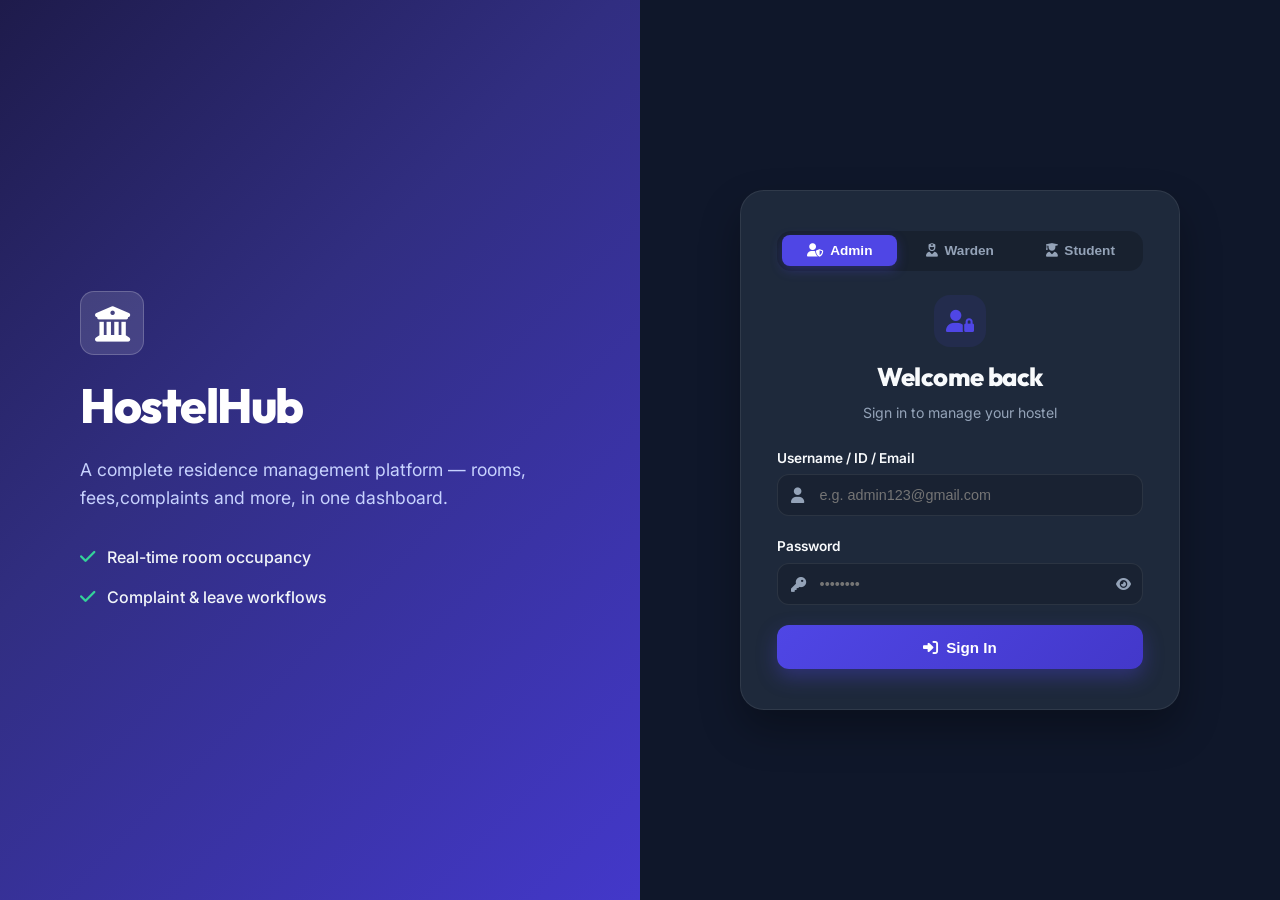
<file: index.html>
<!DOCTYPE html>
<html lang="en" data-theme="dark">

<head>
  <meta charset="UTF-8">
  <meta name="viewport" content="width=device-width, initial-scale=1.0">
  <title>Hostel Management System - Admin, Warden & Student Portal</title>

  <!-- Google Fonts & FontAwesome -->
  <link rel="preconnect" href="https://fonts.googleapis.com">
  <link rel="preconnect" href="https://fonts.gstatic.com" crossorigin>
  <link
    href="https://fonts.googleapis.com/css2?family=Inter:wght@300;400;500;600;700&family=Outfit:wght@400;500;600;700;800&display=swap"
    rel="stylesheet">
  <link rel="stylesheet" href="https://cdnjs.cloudflare.com/ajax/libs/font-awesome/6.4.0/css/all.min.css">

  <!-- Custom CSS -->
  <link rel="stylesheet" href="css/styles.css">
</head>

<body>

  <!-- =========================================================================
       FIRST SCREEN: SPLIT LANDING & LOGIN PAGE (MATCHING SCREENSHOT)
       ========================================================================= -->
  <div id="login-landing-view" class="split-login-wrapper">
    <!-- Left Section: Branding & Features Highlights -->
    <div class="split-login-left">
      <div class="split-brand-box">
        <div class="split-brand-icon">
          <i class="fa-solid fa-building-columns"></i>
        </div>
        <h1 class="split-brand-title">HostelHub</h1>
        <p class="split-brand-desc">
          A complete residence management platform — rooms, fees,complaints and more, in one dashboard.
        </p>

        <ul class="split-features-list">
          <li><i class="fa-solid fa-check"></i> Real-time room occupancy</li>

          <li><i class="fa-solid fa-check"></i> Complaint & leave workflows</li>
        </ul>
      </div>
    </div>

    <!-- Right Section: Login Card -->
    <div class="split-login-right">
      <div class="login-card-container">
        <!-- Role Tabs -->
        <div class="split-role-tabs">
          <button type="button" class="split-role-btn active" id="tab-admin" onclick="app.setLoginTab('admin')">
            <i class="fa-solid fa-user-shield"></i> Admin
          </button>
          <button type="button" class="split-role-btn" id="tab-warden" onclick="app.setLoginTab('warden')">
            <i class="fa-solid fa-user-nurse"></i> Warden
          </button>
          <button type="button" class="split-role-btn" id="tab-student" onclick="app.setLoginTab('student')">
            <i class="fa-solid fa-user-graduate"></i> Student
          </button>
        </div>

        <!-- Student Auth Sub-Bar (Sign In vs Register Account) -->
        <div id="student-sub-toggle" class="student-sub-bar" style="display: none;">
          <button type="button" class="sub-toggle-btn active" id="btn-mode-signin"
            onclick="app.toggleStudentAuthMode('signin')">
            <i class="fa-solid fa-right-to-bracket"></i> Sign In
          </button>
          <button type="button" class="sub-toggle-btn" id="btn-mode-register"
            onclick="app.toggleStudentAuthMode('register')">
            <i class="fa-solid fa-user-plus"></i> Register New Student
          </button>
        </div>

        <div class="login-card-header" id="split-card-header">
          <div class="welcome-icon">
            <i class="fa-solid fa-user-lock"></i>
          </div>
          <h2 id="card-header-title">Welcome back</h2>
          <p id="card-header-subtitle">Sign in to manage your hostel</p>
        </div>

        <!-- Sign In Form -->
        <form id="split-login-form" onsubmit="app.handleSplitLogin(event)">
          <input type="hidden" id="login-tab-role" value="admin">

          <div id="split-login-error" class="login-alert-danger" style="display: none; margin-bottom: 1rem;">
            <i class="fa-solid fa-circle-exclamation"></i> <span id="split-login-error-msg">Invalid credentials.</span>
          </div>

          <div class="input-field-wrap">
            <label for="split-username">Username / ID / Email</label>
            <div class="input-icon-box">
              <i class="fa-solid fa-user"></i>
              <input type="text" id="split-username" class="split-input" placeholder="e.g. admin123@gmail.com" required>
            </div>
          </div>

          <div class="input-field-wrap">
            <label for="split-password">Password</label>
            <div class="input-icon-box">
              <i class="fa-solid fa-key"></i>
              <input type="password" id="split-password" class="split-input" placeholder="••••••••" required>
              <button type="button" class="password-toggle-btn" onclick="app.toggleSplitPassword()">
                <i class="fa-solid fa-eye" id="split-eye-icon"></i>
              </button>
            </div>
          </div>

          <button type="submit" class="split-submit-btn">
            <i class="fa-solid fa-right-to-bracket"></i> Sign In
          </button>
          <!-- <div class="demo-login-hint">
          Demo login — <span id="demo-credentials-text" class="demo-clickable"
              onclick="app.fillSplitDemoCredentials()"><strong>admin / admin123</strong></span>
            </div> -->
        </form>

        <!-- Student Registration Form (Visible when student registers) -->
        <form id="split-register-form" style="display: none;" onsubmit="app.handleLandingStudentRegister(event)">
          <div class="register-form-scroll">
            <div class="input-field-wrap">
              <label for="land-reg-name">Full Name *</label>
              <div class="input-icon-box">
                <i class="fa-solid fa-user"></i>
                <input type="text" id="land-reg-name" class="split-input" placeholder="e.g. Alex Morgan" required>
              </div>
            </div>

            <div class="input-field-wrap">
              <label for="land-reg-email">Email Address *</label>
              <div class="input-icon-box">
                <i class="fa-solid fa-envelope"></i>
                <input type="email" id="land-reg-email" class="split-input" placeholder="alex@student.edu" required>
              </div>
            </div>

            <div class="input-field-wrap">
              <label for="land-reg-password">Create Passcode *</label>
              <div class="input-icon-box">
                <i class="fa-solid fa-key"></i>
                <input type="password" id="land-reg-password" class="split-input" placeholder="Set password (min 6 chars)..." required>
              </div>
            </div>

            <div class="input-field-wrap">
              <label for="land-reg-confirm-password">Confirm Passcode *</label>
              <div class="input-icon-box">
                <i class="fa-solid fa-lock"></i>
                <input type="password" id="land-reg-confirm-password" class="split-input" placeholder="Confirm password..." required>
              </div>
            </div>

            <div class="input-field-wrap">
              <label for="land-reg-phone">Contact Phone *</label>
              <div class="input-icon-box">
                <i class="fa-solid fa-phone"></i>
                <input type="tel" id="land-reg-phone" class="split-input" placeholder="+1 (555) 111-2233" required>
              </div>
            </div>

            <div style="display: grid; grid-template-columns: 1fr 1fr; gap: 0.75rem;">
              <div class="input-field-wrap">
                <label for="land-reg-dept">Department *</label>
                <input type="text" id="land-reg-dept" class="split-input" placeholder="e.g. Computer Science" required
                  style="padding-left: 0.9rem;">
              </div>
              <div class="input-field-wrap">
                <label for="land-reg-year">Year *</label>
                <select id="land-reg-year" class="split-input" required style="padding-left: 0.9rem;">
                  <option value="1st Year">1st Year</option>
                  <option value="2nd Year">2nd Year</option>
                  <option value="3rd Year">3rd Year</option>
                  <option value="4th Year">4th Year</option>
                </select>
              </div>
            </div>

            <div class="input-field-wrap">
              <label for="land-reg-gender">Gender *</label>
              <select id="land-reg-gender" class="split-input" required style="padding-left: 0.9rem;">
                <option value="Male">Male</option>
                <option value="Female">Female</option>
                <option value="Other">Other</option>
              </select>
            </div>

            <div class="input-field-wrap">
              <label for="land-reg-emergency">Parent / Emergency Contact *</label>
              <input type="text" id="land-reg-emergency" class="split-input" placeholder="Full Name & Phone Number"
                required style="padding-left: 0.9rem;">
            </div>

            <div class="input-field-wrap">
              <label for="land-reg-needs">Room Accommodation Preferences *</label>
              <textarea id="land-reg-needs" class="split-input"
                placeholder="Describe room preferences (AC, quiet area, ground floor, etc)..." required
                style="padding-left: 0.9rem; min-height: 70px;"></textarea>
            </div>
          </div>

          <button type="submit" class="split-submit-btn"
            style="background: linear-gradient(135deg, #10b981, #059669); margin-top: 1rem;">
            <i class="fa-solid fa-user-plus"></i> Submit Registration & Create Account
          </button>
        </form>
      </div>
    </div>
  </div>

  <!-- =========================================================================
       AUTHENTICATED DASHBOARD WRAPPER
       ========================================================================= -->
  <div id="dashboard-wrapper" class="app-container" style="display: none;">

    <!-- Sidebar Navigation -->
    <aside class="sidebar">
      <div class="brand-logo">
        <i class="fa-solid fa-building-user"></i>
        <div>
          <h1>HostelHub</h1>
          <span class="brand-tag">Management Portal</span>
        </div>
      </div>

      <!-- Active Persona Card -->
      <div class="active-role-card" id="active-role-card">
        <div class="role-avatar" id="role-avatar-icon">
          <i class="fa-solid fa-user-shield"></i>
        </div>
        <div class="role-info">
          <span class="role-title" id="role-title-text">System Admin</span>
          <span class="role-subtitle" id="role-subtitle-text">Full Control</span>
        </div>
      </div>

      <!-- Navigation Links Container -->
      <ul class="nav-menu" id="sidebar-nav-menu">
        <!-- Rendered dynamically by app.js -->
      </ul>

      <!-- Sidebar Footer Tools -->
      <div class="sidebar-footer">
        <button class="theme-toggle-btn" id="theme-toggle-btn" onclick="app.toggleTheme()">
          <span><i class="fa-solid fa-moon"></i> Theme Mode</span>
          <i class="fa-solid fa-circle-half-stroke"></i>
        </button>
        <button class="btn btn-secondary btn-sm" id="logout-btn" onclick="app.logoutUser()"
          style="width: 100%; justify-content: center;">
          <i class="fa-solid fa-right-from-bracket"></i> Logout to Home Page
        </button>
        <button class="btn btn-secondary btn-sm" onclick="app.syncDatabase()"
          style="width: 100%; justify-content: center; font-size: 0.72rem;">
          <i class="fa-solid fa-arrows-rotate"></i> Sync Database Records
        </button>
      </div>
    </aside>

    <!-- Main Wrapper -->
    <main class="main-wrapper">

      <!-- Top Header -->
      <header class="top-header">
        <div class="page-title-box">
          <h2 id="header-page-title">Dashboard Overview</h2>
          <p id="header-page-subtitle">Real-time hostel analytics and occupancy monitoring</p>
        </div>

        <div class="top-header-actions">
          <!-- Active Logged-In User Badge & Profile Info -->
          <div class="user-header-profile" id="user-header-profile">
            <!-- Rendered dynamically by app.js -->
          </div>

          <button class="btn btn-secondary btn-sm header-logout-btn" onclick="app.handleLogout()">
            <i class="fa-solid fa-right-from-bracket"></i> Logout
          </button>
        </div>
      </header>

      <!-- Content Area Body -->
      <div class="content-body">

        <!-- =========================================================================
             ADMIN VIEWS
             ========================================================================= -->

        <!-- 1. Admin Overview -->
        <section id="admin-overview-view" class="view-section active">
          <div class="banner-card card">
            <div class="banner-content">
              <h2><i class="fa-solid fa-chart-line"></i> Admin Operations & Control Hub</h2>
              <p>Overall monitoring of students, wardens, room occupancy, leave requests, complaint tickets, and hostel
                rules.</p>
            </div>
            <div class="banner-actions">
              <button class="btn btn-primary" onclick="app.switchView('admin-rooms-view')">
                <i class="fa-solid fa-bed"></i> Room Occupancy Grid
              </button>
            </div>
          </div>

          <div class="stats-grid" id="admin-stats-grid">
            <!-- Rendered by app.js -->
          </div>

          <div style="display: grid; grid-template-columns: 2fr 1fr; gap: 1.5rem;" class="admin-grid-wrap">
            <!-- Room Occupancy Summary -->
            <div class="card">
              <div class="modal-header"
                style="padding: 0 0 1rem 0; border-bottom: 1px solid var(--border-color); margin-bottom: 1rem;">
                <h3><i class="fa-solid fa-door-open"></i> Quick Room Status Summary</h3>
                <button class="btn btn-secondary btn-sm" onclick="app.switchView('admin-rooms-view')">View All
                  Rooms</button>
              </div>
              <div class="room-grid" id="admin-quick-rooms-grid">
                <!-- Rendered dynamically -->
              </div>
            </div>

            <!-- Recent Activity & Audit Logs -->
            <div class="card" style="display: flex; flex-direction: column; gap: 1rem;">
              <h3><i class="fa-solid fa-list-check"></i> Campus Audit Stream</h3>
              <div id="admin-audit-list">
                <!-- Rendered dynamically -->
              </div>
            </div>
          </div>
        </section>

        <!-- 2. Admin Rooms View -->
        <section id="admin-rooms-view" class="view-section">
          <div class="filter-bar card" style="margin-bottom: 1.5rem;">
            <div>
              <h3><i class="fa-solid fa-bed"></i> Room Management & Occupancy Grid</h3>
              <p style="font-size: 0.8rem; color: var(--text-muted);">View remaining vs booked rooms, or add new rooms.
              </p>
            </div>
            <div style="display: flex; gap: 0.75rem;">
              <button class="btn btn-primary btn-sm" onclick="app.openModal('add-room-modal')">
                <i class="fa-solid fa-plus"></i> Add New Room
              </button>
            </div>
          </div>

          <div class="filter-bar card" style="margin-bottom: 1.5rem;">
            <div class="search-box">
              <i class="fa-solid fa-magnifying-glass"></i>
              <input type="text" id="admin-room-search" placeholder="Search room number, block, or student..."
                onkeyup="app.renderAdminRooms()">
            </div>
            <div class="filter-group">
              <select id="admin-room-block-filter" class="select-input" onchange="app.renderAdminRooms()">
                <option value="all">All Blocks</option>
                <option value="Block A">Block A</option>
                <option value="Block B">Block B</option>
                <option value="Block C">Block C</option>
              </select>
              <select id="admin-room-status-filter" class="select-input" onchange="app.renderAdminRooms()">
                <option value="all">All Statuses</option>
                <option value="booked">Booked Rooms</option>
                <option value="remaining">Remaining / Vacant</option>
              </select>
            </div>
          </div>

          <div class="room-grid" id="admin-all-rooms-grid">
            <!-- Rendered by app.js -->
          </div>
        </section>

        <!-- 3. Admin Students View -->
        <section id="admin-students-view" class="view-section">
          <div class="filter-bar card">
            <div class="search-box">
              <i class="fa-solid fa-magnifying-glass"></i>
              <input type="text" id="admin-student-search" placeholder="Search by name, email, department, or room..."
                onkeyup="app.renderAdminStudents()">
            </div>
            <div class="filter-group">
              <select id="admin-student-filter" class="select-input" onchange="app.renderAdminStudents()">
                <option value="all">All Allocation Status</option>
                <option value="Allocated">Allocated</option>
                <option value="Pending Allocation">Pending Allocation</option>
              </select>
            </div>
          </div>

          <div class="card" style="padding: 0;">
            <div class="table-responsive">
              <table class="data-table">
                <thead>
                  <tr>
                    <th>Student Details</th>
                    <th>Dept & Year</th>
                    <th>Assigned Room</th>
                    <th>Stated Needs / Preferences</th>
                    <th>Emergency Contact</th>
                    <th>Status</th>
                    <th>Actions</th>
                  </tr>
                </thead>
                <tbody id="admin-students-table-body">
                  <!-- Rendered dynamically -->
                </tbody>
              </table>
            </div>
          </div>
        </section>

        <!-- 4. Admin Wardens View -->
        <section id="admin-wardens-view" class="view-section">
          <div class="filter-bar card">
            <h3><i class="fa-solid fa-user-shield"></i> Warden Officers Directory</h3>
            <button class="btn btn-primary" onclick="app.openModal('add-warden-modal')">
              <i class="fa-solid fa-plus"></i> Add Warden Officer
            </button>
          </div>

          <div class="room-grid" id="admin-wardens-grid">
            <!-- Rendered dynamically -->
          </div>
        </section>

        <!-- 5. Admin Rules Management View -->
        <section id="admin-rules-view" class="view-section">
          <div class="filter-bar card">
            <div>
              <h3><i class="fa-solid fa-scale-balanced"></i> Hostel Rules & Policy Manager</h3>
              <p style="font-size: 0.82rem; color: var(--text-muted);">Create and toggle rules visible on student &
                warden portals and homepage.</p>
            </div>
            <button class="btn btn-primary" onclick="app.openModal('add-rule-modal')">
              <i class="fa-solid fa-plus"></i> Create New Rule
            </button>
          </div>

          <div class="rules-container" id="admin-rules-list">
            <!-- Rendered dynamically -->
          </div>
        </section>

        <!-- =========================================================================
             WARDEN VIEWS
             ========================================================================= -->

        <!-- 1. Warden Leave Request Approvals -->
        <section id="warden-leave-view" class="view-section">
          <div class="banner-card card">
            <div class="banner-content">
              <h2><i class="fa-solid fa-envelope-open-text"></i> Student Leave Request Letter Approvals</h2>
              <p>Review leave letters submitted by students. Approve or reject leave with warden notes.</p>
            </div>
          </div>

          <!-- Warden Officer Profile Summary Card -->
          <div class="card" id="warden-profile-overview-card" style="margin-bottom: 1.25rem; display: flex; align-items: center; justify-content: space-between; flex-wrap: wrap; gap: 1rem; padding: 1.15rem 1.5rem; border-left: 4px solid var(--primary); background: var(--card-bg);">
            <div style="display: flex; align-items: center; gap: 1rem;">
              <div style="width: 50px; height: 50px; border-radius: 50%; background: rgba(99, 102, 241, 0.15); display: flex; align-items: center; justify-content: center; color: var(--primary); font-size: 1.5rem;">
                <i class="fa-solid fa-user-nurse"></i>
              </div>
              <div>
                <h3 id="warden-dashboard-name" style="margin: 0; font-size: 1.18rem; font-weight: 700;">Warden Officer</h3>
                <p id="warden-dashboard-meta" style="margin: 0.25rem 0 0; font-size: 0.86rem; color: var(--text-muted);">Assigned Block: Loading... | Email: Loading...</p>
              </div>
            </div>
            <div style="display: flex; gap: 0.6rem; align-items: center;">
              <span class="badge badge-ac" id="warden-dashboard-block-badge"><i class="fa-solid fa-building"></i> Block C</span>
              <span class="badge badge-approved" id="warden-dashboard-id-badge"><i class="fa-solid fa-id-badge"></i> WRD-207</span>
            </div>
          </div>

          <div class="filter-bar card">
            <div class="filter-group">
              <select id="warden-leave-filter" class="select-input" onchange="app.renderWardenLeave()">
                <option value="all">All Request Statuses</option>
                <option value="Pending" selected>Pending Review</option>
                <option value="Approved">Approved</option>
                <option value="Rejected">Rejected</option>
              </select>
            </div>
          </div>

          <div class="card" style="padding: 0;">
            <div class="table-responsive">
              <table class="data-table">
                <thead>
                  <tr>
                    <th>Student & Room</th>
                    <th>Leave Type</th>
                    <th>Dates</th>
                    <th>Reason</th>
                    <th>Parent Contact</th>
                    <th>Status</th>
                    <th>Action</th>
                  </tr>
                </thead>
                <tbody id="warden-leave-table-body">
                  <!-- Rendered dynamically -->
                </tbody>
              </table>
            </div>
          </div>
        </section>

        <!-- 2. Warden Complaint Rectification Desk -->
        <section id="warden-complaints-view" class="view-section">
          <div class="banner-card card">
            <div class="banner-content">
              <h2><i class="fa-solid fa-screwdriver-wrench"></i> Issue & Complaint Rectification Desk</h2>
              <p>Track student complaints, update resolution progress (Pending $\rightarrow$ In Progress $\rightarrow$
                Resolved), and issue work remarks.</p>
            </div>
          </div>

          <div class="filter-bar card">
            <div class="filter-group">
              <select id="warden-complaint-filter" class="select-input" onchange="app.renderWardenComplaints()">
                <option value="all">All Priorities & Statuses</option>
                <option value="Pending">Pending Complaints</option>
                <option value="In Progress">In Progress</option>
                <option value="Resolved">Resolved</option>
              </select>
            </div>
          </div>

          <div class="card" style="padding: 0;">
            <div class="table-responsive">
              <table class="data-table">
                <thead>
                  <tr>
                    <th>Ticket ID</th>
                    <th>Student & Room</th>
                    <th>Category</th>
                    <th>Issue Description</th>
                    <th>Priority</th>
                    <th>Current Status</th>
                    <th>Remarks</th>
                    <th>Action</th>
                  </tr>
                </thead>
                <tbody id="warden-complaints-table-body">
                  <!-- Rendered dynamically -->
                </tbody>
              </table>
            </div>
          </div>
        </section>

        <!-- 3. Warden Room Allocation Desk -->
        <section id="warden-allocation-view" class="view-section">
          <div class="banner-card card">
            <div class="banner-content">
              <h2><i class="fa-solid fa-key"></i> Smart Room Allocation Engine</h2>
              <p>Review student registration data and submitted needs to allocate remaining vacant rooms.</p>
            </div>
          </div>

          <div style="display: grid; grid-template-columns: 1fr 1fr; gap: 1.5rem;" class="allocation-grid-wrap">

            <!-- Students Awaiting Allocation -->
            <div class="card">
              <h3><i class="fa-solid fa-user-clock"></i> Students Needing Allocation</h3>
              <p style="font-size: 0.8rem; color: var(--text-muted); margin-bottom: 1rem;">Click on a student to match
                with a remaining room based on their needs.</p>
              <div id="warden-unallocated-list" style="display: flex; flex-direction: column; gap: 1rem;">
                <!-- Rendered dynamically -->
              </div>
            </div>

            <!-- Available / Remaining Rooms Grid -->
            <div class="card">
              <h3><i class="fa-solid fa-bed"></i> Remaining / Vacant Rooms</h3>
              <p style="font-size: 0.8rem; color: var(--text-muted); margin-bottom: 1rem;">Rooms ready for instant
                student assignment.</p>
              <div class="room-grid" id="warden-remaining-rooms-grid" style="grid-template-columns: 1fr 1fr;">
                <!-- Rendered dynamically -->
              </div>
            </div>

          </div>
        </section>

        <!-- =========================================================================
             STUDENT VIEWS
             ========================================================================= -->

        <!-- 1. Student Registration & Needs Form -->
        <section id="student-register-view" class="view-section">
          <div class="banner-card card">
            <div class="banner-content">
              <h2><i class="fa-solid fa-address-card"></i> Student Hostel Registration & Needs Form</h2>
              <p>Register or update your personal details, emergency contacts, and room accommodation needs.</p>
            </div>
          </div>

          <div class="card" style="max-width: 800px; margin: 0 auto;">
            <form id="student-registration-form" onsubmit="app.handleStudentRegister(event)">
              <div class="form-grid">
                <div class="form-group">
                  <label for="reg-name"><i class="fa-solid fa-user"></i> Full Name *</label>
                  <input type="text" id="reg-name" class="form-control" required placeholder="e.g. Alex Morgan">
                </div>

                <div class="form-group">
                  <label for="reg-email"><i class="fa-solid fa-envelope"></i> Email Address *</label>
                  <input type="email" id="reg-email" class="form-control" required placeholder="alex@student.edu">
                </div>

                <div class="form-group">
                  <label for="reg-phone"><i class="fa-solid fa-phone"></i> Contact Phone *</label>
                  <input type="tel" id="reg-phone" class="form-control" required placeholder="+1 (555) 000-0000">
                </div>

                <div class="form-group">
                  <label for="reg-dept"><i class="fa-solid fa-graduation-cap"></i> Department *</label>
                  <input type="text" id="reg-dept" class="form-control" required placeholder="e.g. Computer Science">
                </div>

                <div class="form-group">
                  <label for="reg-year"><i class="fa-solid fa-calendar"></i> Academic Year *</label>
                  <select id="reg-year" class="form-control" required>
                    <option value="1st Year">1st Year</option>
                    <option value="2nd Year">2nd Year</option>
                    <option value="3rd Year">3rd Year</option>
                    <option value="4th Year">4th Year</option>
                  </select>
                </div>

                <div class="form-group">
                  <label for="reg-gender"><i class="fa-solid fa-venus-mars"></i> Gender *</label>
                  <select id="reg-gender" class="form-control" required>
                    <option value="Male">Male</option>
                    <option value="Female">Female</option>
                    <option value="Other">Other</option>
                  </select>
                </div>

                <div class="form-group full-width">
                  <label for="reg-emergency"><i class="fa-solid fa-phone-volume"></i> Parent / Emergency Contact Details
                    *</label>
                  <input type="text" id="reg-emergency" class="form-control" required
                    placeholder="Full Name & Phone Number (e.g. John Doe - +1 555 999 8877)">
                </div>

                <div class="form-group full-width">
                  <label for="reg-needs"><i class="fa-solid fa-heart-pulse"></i> Specific Room Needs & Preferences
                    *</label>
                  <textarea id="reg-needs" class="form-control" required
                    placeholder="Describe your room preferences (e.g., AC requirement, Single/Sharing preference, quiet study area, ground floor request)..."></textarea>
                </div>
              </div>

              <div style="margin-top: 1.5rem; text-align: right;">
                <button type="submit" class="btn btn-primary">
                  <i class="fa-solid fa-paper-plane"></i> Submit Registration & Preferences
                </button>
              </div>
            </form>
          </div>
        </section>

        <!-- 2. Student Room Status View -->
        <section id="student-room-view" class="view-section">
          <div class="banner-card card">
            <div class="banner-content">
              <h2><i class="fa-solid fa-bed"></i> My Room Status & Accommodation Details</h2>
              <p>View your current room allocation details, assigned block, and roommate information.</p>
            </div>
          </div>

          <div id="student-room-details-card">
            <!-- Rendered dynamically -->
          </div>
        </section>

        <!-- 3. Student Raise Complaint View -->
        <section id="student-complaint-view" class="view-section">
          <div style="display: grid; grid-template-columns: 1fr 1.5fr; gap: 1.5rem;" class="complaint-grid-wrap">

            <!-- Raise Form -->
            <div class="card">
              <h3><i class="fa-solid fa-triangle-exclamation"></i> Raise Maintenance Complaint</h3>
              <p style="font-size: 0.8rem; color: var(--text-muted); margin-bottom: 1.25rem;">Log facility or room
                issues for warden resolution.</p>

              <form id="raise-complaint-form" onsubmit="app.handleRaiseComplaint(event)">
                <div class="form-group" style="margin-bottom: 1rem;">
                  <label for="cmp-category">Category *</label>
                  <select id="cmp-category" class="form-control" required>
                    <option value="Plumbing">Plumbing / Water Leak</option>
                    <option value="Electrical">Electrical / Fan / Light</option>
                    <option value="Wi-Fi / Internet">Wi-Fi & Network</option>
                    <option value="Furniture / Woodwork">Furniture / Locks</option>
                    <option value="Cleanliness & Hygiene">Cleanliness & Hygiene</option>
                    <option value="Mess / Food Quality">Mess & Food</option>
                  </select>
                </div>

                <div class="form-group" style="margin-bottom: 1rem;">
                  <label for="cmp-priority">Priority Level *</label>
                  <select id="cmp-priority" class="form-control" required>
                    <option value="Low">Low Priority</option>
                    <option value="Medium" selected>Medium Priority</option>
                    <option value="High">High / Urgent Priority</option>
                  </select>
                </div>

                <div class="form-group" style="margin-bottom: 1.5rem;">
                  <label for="cmp-description">Issue Description *</label>
                  <textarea id="cmp-description" class="form-control" required
                    placeholder="Provide clear details of the issue in your room..."></textarea>
                </div>

                <button type="submit" class="btn btn-primary" style="width: 100%; justify-content: center;">
                  <i class="fa-solid fa-paper-plane"></i> Submit Ticket
                </button>
              </form>
            </div>

            <!-- Complaint Tracking History -->
            <div class="card">
              <h3><i class="fa-solid fa-clock-rotate-left"></i> My Complaint History</h3>
              <div id="student-complaint-history" style="margin-top: 1rem;">
                <!-- Rendered dynamically -->
              </div>
            </div>

          </div>
        </section>

        <!-- 4. Student Leave / Request Letter View -->
        <section id="student-leave-view" class="view-section">
          <div style="display: grid; grid-template-columns: 1fr 1.5fr; gap: 1.5rem;" class="leave-grid-wrap">

            <!-- Leave Application Form -->
            <div class="card">
              <h3><i class="fa-solid fa-envelope"></i> Submit Leave Request Letter</h3>
              <p style="font-size: 0.8rem; color: var(--text-muted); margin-bottom: 1.25rem;">Submit leave for warden
                authorization.</p>

              <form id="student-leave-form" onsubmit="app.handleStudentLeave(event)">
                <div class="form-group" style="margin-bottom: 1rem;">
                  <label for="leave-type">Leave Category *</label>
                  <select id="leave-type" class="form-control" required>
                    <option value="Home Leave">Home Leave</option>
                    <option value="Weekend Outing">Weekend Outing</option>
                    <option value="Medical Leave">Medical Emergency Leave</option>
                    <option value="Academic Permission">Academic Project / Off-campus</option>
                  </select>
                </div>

                <div style="display: grid; grid-template-columns: 1fr 1fr; gap: 0.75rem; margin-bottom: 1rem;">
                  <div class="form-group">
                    <label for="leave-start">Start Date *</label>
                    <input type="date" id="leave-start" class="form-control" required>
                  </div>
                  <div class="form-group">
                    <label for="leave-end">End Date *</label>
                    <input type="date" id="leave-end" class="form-control" required>
                  </div>
                </div>

                <div class="form-group" style="margin-bottom: 1rem;">
                  <label for="leave-parent">Parent/Guardian Contact *</label>
                  <input type="tel" id="leave-parent" class="form-control" required placeholder="+1 (555) 000-0000">
                </div>

                <div class="form-group" style="margin-bottom: 1.5rem;">
                  <label for="leave-reason">Detailed Reason *</label>
                  <textarea id="leave-reason" class="form-control" required
                    placeholder="State your exact reason for leave..."></textarea>
                </div>

                <button type="submit" class="btn btn-primary" style="width: 100%; justify-content: center;">
                  <i class="fa-solid fa-paper-plane"></i> Send Request Letter
                </button>
              </form>
            </div>

            <!-- Leave Request History Table -->
            <div class="card">
              <h3><i class="fa-solid fa-history"></i> My Request Letters History</h3>
              <div id="student-leave-history" style="margin-top: 1rem;">
                <!-- Rendered dynamically -->
              </div>
            </div>

          </div>
        </section>

        <!-- 5. Student Rules View -->
        <section id="student-rules-view" class="view-section">
          <div class="banner-card card">
            <div class="banner-content">
              <h2><i class="fa-solid fa-book-bookmark"></i> Hostel Rules, Regulations & Code of Conduct</h2>
              <p>Stay informed about curfew timings, guest protocols, mess rules, and campus discipline guidelines.</p>
            </div>
          </div>

          <div class="filter-bar card">
            <div class="search-box">
              <i class="fa-solid fa-magnifying-glass"></i>
              <input type="text" id="student-rule-search" placeholder="Search rules by title or keyword..."
                onkeyup="app.renderStudentRules()">
            </div>
          </div>

          <div class="rules-container" id="student-rules-list">
            <!-- Rendered dynamically -->
          </div>
        </section>

      </div>
    </main>
  </div>

  <!-- =========================================================================
       MODALS
       ========================================================================= -->

  <!-- Standard Login Modal -->
  <div class="modal-overlay" id="login-modal">
    <div class="modal-card">
      <div class="modal-header">
        <h3><i class="fa-solid fa-right-to-bracket"></i> Account Login Portal</h3>
        <button class="close-modal" onclick="app.closeModal('login-modal')">&times;</button>
      </div>
      <form onsubmit="app.handleFormLogin(event)">
        <div class="modal-body form-grid">
          <div class="form-group full-width">
            <label for="login-role">Select Login Role *</label>
            <select id="login-role" class="form-control" required>
              <option value="admin">Admin Officer</option>
              <option value="warden">Warden Officer</option>
              <option value="student">Student Resident</option>
            </select>
          </div>
          <div class="form-group full-width">
            <label for="login-email">Email Address *</label>
            <input type="email" id="login-email" class="form-control" required placeholder="e.g. admin@hms.edu">
          </div>
          <div class="form-group full-width">
            <label for="login-password">Password *</label>
            <input type="password" id="login-password" class="form-control" required placeholder="••••••••">
          </div>
        </div>
        <div class="modal-footer">
          <button type="button" class="btn btn-secondary" onclick="app.closeModal('login-modal')">Cancel</button>
          <button type="submit" class="btn btn-primary"><i class="fa-solid fa-key"></i> Log In</button>
        </div>
      </form>
    </div>
  </div>

  <!-- Add Room Modal -->
  <div class="modal-overlay" id="add-room-modal">
    <div class="modal-card">
      <div class="modal-header">
        <h3><i class="fa-solid fa-plus-circle"></i> Add New Hostel Room</h3>
        <button class="close-modal" onclick="app.closeModal('add-room-modal')">&times;</button>
      </div>
      <form onsubmit="app.handleAddRoom(event)">
        <div class="modal-body form-grid">
          <div class="form-group">
            <label for="room-block">Block *</label>
            <select id="room-block" class="form-control" required>
              <option value="Block A">Block A</option>
              <option value="Block B">Block B</option>
              <option value="Block C">Block C</option>
            </select>
          </div>
          <div class="form-group">
            <label for="room-number">Room Number *</label>
            <input type="text" id="room-number" class="form-control" required placeholder="e.g. 302">
          </div>
          <div class="form-group">
            <label for="room-floor">Floor Level *</label>
            <input type="number" id="room-floor" class="form-control" required min="1" max="5" value="1">
          </div>
          <div class="form-group">
            <label for="room-type">Room Category *</label>
            <select id="room-type" class="form-control" required>
              <option value="Double AC">Double AC</option>
              <option value="Double Non-AC">Double Non-AC</option>
              <option value="Single AC">Single AC</option>
              <option value="Single Deluxe">Single Deluxe</option>
            </select>
          </div>
          <div class="form-group full-width">
            <label for="room-capacity">Occupancy Capacity *</label>
            <input type="number" id="room-capacity" class="form-control" required min="1" max="4" value="2">
          </div>
        </div>
        <div class="modal-footer">
          <button type="button" class="btn btn-secondary" onclick="app.closeModal('add-room-modal')">Cancel</button>
          <button type="submit" class="btn btn-primary">Create Room</button>
        </div>
      </form>
    </div>
  </div>

  <!-- Professional Portal Login Modal -->
  <div class="modal-overlay" id="login-modal">
    <div class="modal-card login-modal-card">
      <div class="modal-header">
        <h3><i class="fa-solid fa-lock"></i> Portal Authentication & Login</h3>
        <button class="close-modal" onclick="app.closeModal('login-modal')">&times;</button>
      </div>

      <div class="login-modal-tabs">
        <button type="button" class="modal-tab-btn active" id="modal-tab-admin"
          onclick="app.switchLoginModalTab('admin')">
          <i class="fa-solid fa-user-shield"></i> Admin
        </button>
        <button type="button" class="modal-tab-btn" id="modal-tab-warden" onclick="app.switchLoginModalTab('warden')">
          <i class="fa-solid fa-user-nurse"></i> Warden
        </button>
        <button type="button" class="modal-tab-btn" id="modal-tab-student" onclick="app.switchLoginModalTab('student')">
          <i class="fa-solid fa-user-graduate"></i> Student
        </button>
      </div>

      <form id="portal-login-form" onsubmit="app.handlePortalLogin(event)">
        <input type="hidden" id="login-active-role" value="admin">

        <div class="modal-body form-grid">
          <!-- Alert for error messaging -->
          <div id="login-error-alert" class="login-alert-danger" style="display: none; grid-column: span 2;">
            <i class="fa-solid fa-triangle-exclamation"></i> <span id="login-error-msg">Invalid credentials.</span>
          </div>

          <div class="form-group full-width">
            <label for="login-identifier" id="login-identifier-label"><i class="fa-solid fa-envelope"></i> Admin
              Username / Email *</label>
            <input type="text" id="login-identifier" class="form-control" required placeholder="Enter email or ID...">
          </div>

          <div class="form-group full-width">
            <label for="login-password"><i class="fa-solid fa-key"></i> Passcode / Password *</label>
            <div class="password-input-wrap">
              <input type="password" id="login-password" class="form-control" required placeholder="Enter password...">
              <button type="button" class="toggle-password-btn" onclick="app.togglePasswordVisibility()">
                <i class="fa-solid fa-eye" id="password-eye-icon"></i>
              </button>
            </div>
          </div>


        </div>

        <div class="modal-footer">
          <button type="button" class="btn btn-secondary" onclick="app.closeModal('login-modal')">Cancel</button>
          <button type="submit" class="btn btn-primary">
            <i class="fa-solid fa-right-to-bracket"></i> Login & Access Features
          </button>
        </div>
      </form>
    </div>
  </div>

  <!-- Add Warden Modal -->
  <div class="modal-overlay" id="add-warden-modal">
    <div class="modal-card">
      <div class="modal-header">
        <h3><i class="fa-solid fa-user-plus"></i> Register New Warden Officer</h3>
        <button class="close-modal" onclick="app.closeModal('add-warden-modal')">&times;</button>
      </div>
      <form onsubmit="app.handleAddWarden(event)">
        <div class="modal-body form-grid">
          <div class="form-group">
            <label for="wrd-name">Warden Full Name *</label>
            <input type="text" id="wrd-name" class="form-control" required placeholder="e.g. Dr. Arthur Pendelton">
          </div>
          <div class="form-group">
            <label for="wrd-block">Assigned Hostel Block *</label>
            <select id="wrd-block" class="form-control" required>
              <option value="Block A">Block A</option>
              <option value="Block B">Block B</option>
              <option value="Block C">Block C</option>
            </select>
          </div>
          <div class="form-group">
            <label for="wrd-email">Email *</label>
            <input type="email" id="wrd-email" class="form-control" required placeholder="warden@hms.edu">
          </div>
          <div class="form-group">
            <label for="wrd-phone">Phone *</label>
            <input type="tel" id="wrd-phone" class="form-control" required placeholder="+1 (555) 000-0000">
          </div>
          <div class="form-group full-width">
            <label for="wrd-password"><i class="fa-solid fa-key"></i> Warden Login Password *</label>
            <div class="password-input-wrap">
              <input type="password" id="wrd-password" class="form-control" required placeholder="Set warden login password (min 6 chars)...">
              <button type="button" class="toggle-password-btn" onclick="app.toggleWardenModalPassword()">
                <i class="fa-solid fa-eye" id="wrd-password-eye-icon"></i>
              </button>
            </div>
          </div>
        </div>
        <div class="modal-footer">
          <button type="button" class="btn btn-secondary" onclick="app.closeModal('add-warden-modal')">Cancel</button>
          <button type="submit" class="btn btn-primary">Save Warden</button>
        </div>
      </form>
    </div>
  </div>

  <!-- Add Rule Modal -->
  <div class="modal-overlay" id="add-rule-modal">
    <div class="modal-card">
      <div class="modal-header">
        <h3><i class="fa-solid fa-plus-circle"></i> Create Hostel Policy Rule</h3>
        <button class="close-modal" onclick="app.closeModal('add-rule-modal')">&times;</button>
      </div>
      <form onsubmit="app.handleAddRule(event)">
        <div class="modal-body form-grid">
          <div class="form-group">
            <label for="rule-title">Rule Title *</label>
            <input type="text" id="rule-title" class="form-control" required placeholder="e.g. Mess Hygiene Code">
          </div>
          <div class="form-group">
            <label for="rule-category">Category *</label>
            <select id="rule-category" class="form-control" required>
              <option value="Timings">Timings</option>
              <option value="Security">Security</option>
              <option value="Maintenance">Maintenance</option>
              <option value="Dining">Dining</option>
              <option value="General Discipline">General Discipline</option>
            </select>
          </div>
          <div class="form-group full-width">
            <label for="rule-description">Rule Description *</label>
            <textarea id="rule-description" class="form-control" required
              placeholder="Detailed policy description..."></textarea>
          </div>
        </div>
        <div class="modal-footer">
          <button type="button" class="btn btn-secondary" onclick="app.closeModal('add-rule-modal')">Cancel</button>
          <button type="submit" class="btn btn-primary">Add Rule</button>
        </div>
      </form>
    </div>
  </div>

  <!-- Warden Leave Approval Action Modal -->
  <div class="modal-overlay" id="warden-leave-modal">
    <div class="modal-card">
      <div class="modal-header">
        <h3><i class="fa-solid fa-signature"></i> Process Leave Request</h3>
        <button class="close-modal" onclick="app.closeModal('warden-leave-modal')">&times;</button>
      </div>
      <form onsubmit="app.handleProcessLeave(event)">
        <input type="hidden" id="leave-action-id">
        <div class="modal-body form-grid">
          <div class="form-group full-width" id="leave-modal-details"
            style="font-size: 0.88rem; color: var(--text-muted);">
            <!-- Rendered dynamically -->
          </div>
          <div class="form-group full-width">
            <label for="leave-action-status">Decision *</label>
            <select id="leave-action-status" class="form-control" required>
              <option value="Approved">Approve Leave</option>
              <option value="Rejected">Reject Leave</option>
            </select>
          </div>
          <div class="form-group full-width">
            <label for="leave-action-notes">Warden Remarks *</label>
            <textarea id="leave-action-notes" class="form-control" required
              placeholder="Enter remarks or approval conditions..."></textarea>
          </div>
        </div>
        <div class="modal-footer">
          <button type="button" class="btn btn-secondary" onclick="app.closeModal('warden-leave-modal')">Cancel</button>
          <button type="submit" class="btn btn-primary">Submit Decision</button>
        </div>
      </form>
    </div>
  </div>

  <!-- Warden Complaint Rectify Action Modal -->
  <div class="modal-overlay" id="warden-complaint-modal">
    <div class="modal-card">
      <div class="modal-header">
        <h3><i class="fa-solid fa-wrench"></i> Update Complaint Ticket</h3>
        <button class="close-modal" onclick="app.closeModal('warden-complaint-modal')">&times;</button>
      </div>
      <form onsubmit="app.handleProcessComplaint(event)">
        <input type="hidden" id="cmp-action-id">
        <div class="modal-body form-grid">
          <div class="form-group full-width" id="cmp-modal-details"
            style="font-size: 0.88rem; color: var(--text-muted);">
            <!-- Rendered dynamically -->
          </div>
          <div class="form-group full-width">
            <label for="cmp-action-status">Status Progress *</label>
            <select id="cmp-action-status" class="form-control" required>
              <option value="Pending">Pending</option>
              <option value="In Progress">In Progress (Staff Assigned)</option>
              <option value="Resolved">Resolved & Rectified</option>
            </select>
          </div>
          <div class="form-group full-width">
            <label for="cmp-action-remarks">Warden / Technician Remarks *</label>
            <textarea id="cmp-action-remarks" class="form-control" required
              placeholder="Detail the resolution steps taken..."></textarea>
          </div>
        </div>
        <div class="modal-footer">
          <button type="button" class="btn btn-secondary"
            onclick="app.closeModal('warden-complaint-modal')">Cancel</button>
          <button type="submit" class="btn btn-primary">Save Rectification</button>
        </div>
      </form>
    </div>
  </div>

  <!-- Room Allocation Modal -->
  <div class="modal-overlay" id="allocate-room-modal">
    <div class="modal-card">
      <div class="modal-header">
        <h3><i class="fa-solid fa-bed"></i> Allocate Remaining Vacant Room</h3>
        <button class="close-modal" onclick="app.closeModal('allocate-room-modal')">&times;</button>
      </div>
      <form onsubmit="app.handleConfirmAllocation(event)">
        <input type="hidden" id="alloc-student-id">
        <div class="modal-body form-grid">
          <div class="form-group full-width" id="alloc-modal-student-info">
            <!-- Student details rendered dynamically -->
          </div>
          <div class="form-group full-width">
            <label for="alloc-room-select">Select Remaining / Vacant Room *</label>
            <select id="alloc-room-select" class="form-control" required>
              <!-- Remaining rooms list -->
            </select>
          </div>
        </div>
        <div class="modal-footer">
          <button type="button" class="btn btn-secondary"
            onclick="app.closeModal('allocate-room-modal')">Cancel</button>
          <button type="submit" class="btn btn-success"><i class="fa-solid fa-check"></i> Confirm Allocation</button>
        </div>
      </form>
    </div>
  </div>

  <!-- Toast Container -->
  <div class="toast-container" id="toast-container"></div>

  <!-- JavaScript Modules -->
  <script src="js/api.js"></script>
  <script src="js/mockData.js"></script>
  <script src="js/store.js"></script>
  <script src="js/app.js"></script>
</body>

</html>
</file>
<file: css/styles.css>
/* ==========================================================================
   Hostel Management System (HMS) - Professional CSS Design System
   ========================================================================== */

@import url('https://fonts.googleapis.com/css2?family=Inter:wght@300;400;500;600;700&family=Outfit:wght@400;500;600;700;800&display=swap');

:root {
  --bg-primary: #0f172a;
  --bg-secondary: #1e293b;
  --bg-card: rgba(30, 41, 59, 0.75);
  --bg-card-hover: rgba(51, 65, 85, 0.85);
  --bg-glass: rgba(15, 23, 42, 0.8);

  --border-color: rgba(255, 255, 255, 0.08);
  --border-focus: #6366f1;

  --text-main: #f8fafc;
  --text-muted: #94a3b8;
  --text-inverse: #0f172a;

  --primary: #6366f1;
  --primary-hover: #4f46e5;
  --primary-light: rgba(99, 102, 241, 0.15);

  --accent: #06b6d4;
  --accent-light: rgba(6, 182, 212, 0.15);

  --success: #10b981;
  --success-bg: rgba(16, 185, 129, 0.15);

  --warning: #f59e0b;
  --warning-bg: rgba(245, 158, 11, 0.15);

  --danger: #ef4444;
  --danger-bg: rgba(239, 68, 68, 0.15);

  --purple: #8b5cf6;
  --purple-bg: rgba(139, 92, 246, 0.15);

  --shadow-sm: 0 2px 8px rgba(0, 0, 0, 0.2);
  --shadow-md: 0 8px 24px rgba(0, 0, 0, 0.3);
  --shadow-lg: 0 16px 36px rgba(0, 0, 0, 0.4);
  --backdrop-blur: blur(12px);

  --radius-sm: 8px;
  --radius-md: 14px;
  --radius-lg: 20px;
  --radius-full: 9999px;

  --transition: all 0.25s cubic-bezier(0.4, 0, 0.2, 1);
}

[data-theme="light"] {
  --bg-primary: #f1f5f9;
  --bg-secondary: #ffffff;
  --bg-card: rgba(255, 255, 255, 0.9);
  --bg-card-hover: #ffffff;
  --bg-glass: rgba(255, 255, 255, 0.95);

  --border-color: rgba(0, 0, 0, 0.08);
  --border-focus: #4f46e5;

  --text-main: #0f172a;
  --text-muted: #64748b;
  --text-inverse: #ffffff;

  --shadow-sm: 0 2px 8px rgba(0, 0, 0, 0.04);
  --shadow-md: 0 8px 20px rgba(0, 0, 0, 0.06);
  --shadow-lg: 0 16px 32px rgba(0, 0, 0, 0.08);
}

* {
  margin: 0;
  padding: 0;
  box-sizing: border-box;
}

body {
  font-family: 'Inter', sans-serif;
  background-color: var(--bg-primary);
  color: var(--text-main);
  min-height: 100vh;
  display: flex;
  flex-direction: column;
  overflow-x: hidden;
  line-height: 1.5;
  transition: background-color 0.3s ease, color 0.3s ease;
}

h1,
h2,
h3,
h4,
h5,
h6 {
  font-family: 'Outfit', sans-serif;
  font-weight: 700;
  letter-spacing: -0.02em;
}

a {
  color: var(--primary);
  text-decoration: none;
}

/* ==========================================================================
   PUBLIC HOME LANDING PAGE STYLING
   ========================================================================== */
.public-home-wrapper {
  min-height: 100vh;
  display: flex;
  flex-direction: column;
}

.public-navbar {
  height: 75px;
  background: var(--bg-glass);
  backdrop-filter: var(--backdrop-blur);
  border-bottom: 1px solid var(--border-color);
  position: sticky;
  top: 0;
  z-index: 200;
  display: flex;
  align-items: center;
  justify-content: space-between;
  padding: 0 3rem;
}

.public-brand {
  display: flex;
  align-items: center;
  gap: 0.85rem;
}

.public-brand i {
  font-size: 2rem;
  background: linear-gradient(135deg, var(--primary), var(--accent));
  -webkit-background-clip: text;
  -webkit-text-fill-color: transparent;
}

.public-brand h1 {
  font-size: 1.4rem;
  font-weight: 800;
}

.public-nav-links {
  display: flex;
  align-items: center;
  gap: 2rem;
  list-style: none;
}

.public-nav-links a {
  color: var(--text-muted);
  font-weight: 500;
  font-size: 0.95rem;
  transition: var(--transition);
}

.public-nav-links a:hover {
  color: var(--primary);
}

.public-hero {
  padding: 4rem 3rem 3rem;
  background: radial-gradient(circle at 50% 0%, rgba(99, 102, 241, 0.15) 0%, transparent 70%);
  text-align: center;
}

.hero-title {
  font-size: 3rem;
  font-weight: 800;
  margin-bottom: 1rem;
  background: linear-gradient(135deg, var(--text-main), var(--primary));
  -webkit-background-clip: text;
  -webkit-text-fill-color: transparent;
}

.hero-subtitle {
  font-size: 1.15rem;
  color: var(--text-muted);
  max-width: 750px;
  margin: 0 auto 2.5rem;
}

/* Metric Counter Cards Grid */
.hero-metrics-grid {
  display: grid;
  grid-template-columns: repeat(auto-fit, minmax(220px, 1fr));
  gap: 1.5rem;
  max-width: 1100px;
  margin: 0 auto 3.5rem;
}

.metric-highlight-card {
  background: var(--bg-card);
  backdrop-filter: var(--backdrop-blur);
  border: 1px solid var(--border-color);
  border-radius: var(--radius-lg);
  padding: 1.5rem;
  box-shadow: var(--shadow-md);
  display: flex;
  align-items: center;
  gap: 1.25rem;
  transition: var(--transition);
}

.metric-highlight-card:hover {
  transform: translateY(-4px);
  border-color: var(--primary);
}

.metric-val {
  font-size: 2rem;
  font-weight: 800;
  line-height: 1;
}

.metric-lbl {
  font-size: 0.82rem;
  color: var(--text-muted);
  font-weight: 600;
  text-transform: uppercase;
  margin-top: 4px;
}

/* Quick Role Portals Cards */
.portal-cards-section {
  max-width: 1200px;
  margin: 0 auto 4rem;
  padding: 0 2rem;
}

.section-heading {
  text-align: center;
  margin-bottom: 2rem;
}

.section-heading h2 {
  font-size: 2rem;
  margin-bottom: 0.5rem;
}

.section-heading p {
  color: var(--text-muted);
}

.portal-grid {
  display: grid;
  grid-template-columns: repeat(auto-fit, minmax(320px, 1fr));
  gap: 2rem;
}

.portal-card {
  background: var(--bg-card);
  border: 1px solid var(--border-color);
  border-radius: var(--radius-lg);
  padding: 2.25rem 1.75rem;
  text-align: center;
  position: relative;
  overflow: hidden;
  transition: var(--transition);
  display: flex;
  flex-direction: column;
  align-items: center;
}

.portal-card:hover {
  transform: translateY(-6px);
  box-shadow: var(--shadow-lg);
}

.portal-card.admin-card {
  border-top: 4px solid var(--primary);
}

.portal-card.warden-card {
  border-top: 4px solid var(--accent);
}

.portal-card.student-card {
  border-top: 4px solid var(--success);
}

.portal-icon {
  width: 70px;
  height: 70px;
  border-radius: var(--radius-full);
  display: flex;
  align-items: center;
  justify-content: center;
  font-size: 2rem;
  margin-bottom: 1.25rem;
}

.portal-card.admin-card .portal-icon {
  background: var(--primary-light);
  color: var(--primary);
}

.portal-card.warden-card .portal-icon {
  background: var(--accent-light);
  color: var(--accent);
}

.portal-card.student-card .portal-icon {
  background: var(--success-bg);
  color: var(--success);
}

.portal-card h3 {
  font-size: 1.4rem;
  margin-bottom: 0.5rem;
}

.portal-card p {
  font-size: 0.88rem;
  color: var(--text-muted);
  margin-bottom: 1.5rem;
  line-height: 1.6;
}

/* Public Room Matrix Section */
.public-rooms-section {
  max-width: 1200px;
  margin: 0 auto 4rem;
  padding: 0 2rem;
}

/* Public Rules Section */
.public-rules-section {
  max-width: 1200px;
  margin: 0 auto 5rem;
  padding: 0 2rem;
}

/* Footer */
.public-footer {
  background: var(--bg-secondary);
  border-top: 1px solid var(--border-color);
  padding: 2rem 3rem;
  text-align: center;
  color: var(--text-muted);
  font-size: 0.88rem;
}

/* ==========================================================================
   AUTHENTICATED DASHBOARD LAYOUT
   ========================================================================== */
.app-container {
  display: flex;
  min-height: 100vh;
}

.sidebar {
  width: 270px;
  background: var(--bg-secondary);
  border-right: 1px solid var(--border-color);
  display: flex;
  flex-direction: column;
  padding: 1.5rem 1rem;
  position: fixed;
  top: 0;
  bottom: 0;
  left: 0;
  z-index: 100;
  transition: var(--transition);
}

.brand-logo {
  display: flex;
  align-items: center;
  gap: 0.75rem;
  padding: 0.5rem 0.75rem 1.5rem;
  border-bottom: 1px solid var(--border-color);
  margin-bottom: 1.5rem;
}

.brand-logo i {
  font-size: 1.8rem;
  background: linear-gradient(135deg, var(--primary), var(--accent));
  -webkit-background-clip: text;
  -webkit-text-fill-color: transparent;
}

.brand-logo h1 {
  font-size: 1.25rem;
  font-weight: 800;
}

.brand-tag {
  font-size: 0.65rem;
  background: var(--primary-light);
  color: var(--primary);
  padding: 2px 6px;
  border-radius: var(--radius-sm);
  font-weight: 600;
  text-transform: uppercase;
}

.active-role-card {
  background: var(--primary-light);
  border: 1px solid rgba(99, 102, 241, 0.3);
  border-radius: var(--radius-md);
  padding: 0.85rem 1rem;
  margin-bottom: 1.5rem;
  display: flex;
  align-items: center;
  gap: 0.75rem;
}

.role-avatar {
  width: 40px;
  height: 40px;
  border-radius: var(--radius-full);
  background: linear-gradient(135deg, var(--primary), var(--purple));
  display: flex;
  align-items: center;
  justify-content: center;
  color: #fff;
  font-size: 1.1rem;
}

.role-info {
  display: flex;
  flex-direction: column;
}

.role-info .role-title {
  font-size: 0.85rem;
  font-weight: 700;
  color: var(--text-main);
  text-transform: capitalize;
}

.role-info .role-subtitle {
  font-size: 0.72rem;
  color: var(--text-muted);
}

.nav-menu {
  list-style: none;
  display: flex;
  flex-direction: column;
  gap: 0.35rem;
  flex: 1;
}

.nav-item {
  display: flex;
  align-items: center;
  gap: 0.85rem;
  padding: 0.75rem 1rem;
  border-radius: var(--radius-md);
  color: var(--text-muted);
  font-weight: 500;
  font-size: 0.9rem;
  cursor: pointer;
  transition: var(--transition);
}

.nav-item:hover {
  background: var(--primary-light);
  color: var(--text-main);
}

.nav-item.active {
  background: linear-gradient(135deg, var(--primary), #4f46e5);
  color: #ffffff;
  box-shadow: 0 4px 15px rgba(99, 102, 241, 0.35);
}

.nav-item i {
  font-size: 1.1rem;
  width: 20px;
  text-align: center;
}

.sidebar-footer {
  border-top: 1px solid var(--border-color);
  padding-top: 1rem;
  display: flex;
  flex-direction: column;
  gap: 0.75rem;
}

.theme-toggle-btn {
  display: flex;
  align-items: center;
  justify-content: space-between;
  padding: 0.65rem 1rem;
  background: var(--bg-primary);
  border: 1px solid var(--border-color);
  border-radius: var(--radius-md);
  color: var(--text-main);
  cursor: pointer;
  font-size: 0.85rem;
  font-weight: 500;
  transition: var(--transition);
}

.theme-toggle-btn:hover {
  border-color: var(--primary);
}

.main-wrapper {
  margin-left: 270px;
  flex: 1;
  display: flex;
  flex-direction: column;
  min-width: 0;
}

.top-header {
  height: 70px;
  background: var(--bg-glass);
  backdrop-filter: var(--backdrop-blur);
  border-bottom: 1px solid var(--border-color);
  position: sticky;
  top: 0;
  z-index: 90;
  display: flex;
  align-items: center;
  justify-content: space-between;
  padding: 0 2rem;
}

.page-title-box h2 {
  font-size: 1.35rem;
}

.page-title-box p {
  font-size: 0.8rem;
  color: var(--text-muted);
}

.top-header-actions {
  display: flex;
  align-items: center;
  gap: 1.25rem;
}

.role-selector-wrap {
  display: flex;
  align-items: center;
  gap: 0.5rem;
  background: var(--bg-secondary);
  border: 1px solid var(--border-color);
  padding: 0.35rem 0.85rem;
  border-radius: var(--radius-full);
}

.role-selector-wrap label {
  font-size: 0.75rem;
  font-weight: 600;
  color: var(--text-muted);
  text-transform: uppercase;
}

.role-select {
  background: transparent;
  border: none;
  color: var(--primary);
  font-weight: 700;
  font-size: 0.85rem;
  cursor: pointer;
  outline: none;
  font-family: inherit;
}

.role-select option {
  background: var(--bg-secondary);
  color: var(--text-main);
}

.content-body {
  padding: 2rem;
  flex: 1;
}

.view-section {
  display: none;
  animation: fadeIn 0.3s cubic-bezier(0.4, 0, 0.2, 1);
}

.view-section.active {
  display: block;
}

@keyframes fadeIn {
  from {
    opacity: 0;
    transform: translateY(8px);
  }

  to {
    opacity: 1;
    transform: translateY(0);
  }
}

.card {
  background: var(--bg-card);
  backdrop-filter: var(--backdrop-blur);
  border: 1px solid var(--border-color);
  border-radius: var(--radius-lg);
  padding: 1.5rem;
  box-shadow: var(--shadow-md);
  transition: var(--transition);
  position: relative;
  overflow: hidden;
}

.card:hover {
  border-color: rgba(99, 102, 241, 0.3);
}

.stats-grid {
  display: grid;
  grid-template-columns: repeat(auto-fit, minmax(220px, 1fr));
  gap: 1.25rem;
  margin-bottom: 2rem;
}

.stat-card {
  display: flex;
  align-items: center;
  gap: 1.25rem;
  padding: 1.35rem;
}

.stat-icon {
  width: 52px;
  height: 52px;
  border-radius: var(--radius-md);
  display: flex;
  align-items: center;
  justify-content: center;
  font-size: 1.5rem;
  flex-shrink: 0;
}

.stat-icon.indigo {
  background: var(--primary-light);
  color: var(--primary);
}

.stat-icon.cyan {
  background: var(--accent-light);
  color: var(--accent);
}

.stat-icon.emerald {
  background: var(--success-bg);
  color: var(--success);
}

.stat-icon.amber {
  background: var(--warning-bg);
  color: var(--warning);
}

.stat-icon.rose {
  background: var(--danger-bg);
  color: var(--danger);
}

.stat-icon.purple {
  background: var(--purple-bg);
  color: var(--purple);
}

.stat-info h3 {
  font-size: 1.6rem;
  line-height: 1.1;
}

.stat-info p {
  font-size: 0.8rem;
  color: var(--text-muted);
  font-weight: 500;
  margin-top: 2px;
}

.banner-card {
  background: linear-gradient(135deg, rgba(99, 102, 241, 0.2), rgba(6, 182, 212, 0.15));
  border: 1px solid rgba(99, 102, 241, 0.3);
  margin-bottom: 2rem;
  display: flex;
  justify-content: space-between;
  align-items: center;
  padding: 1.75rem 2rem;
}

.banner-content h2 {
  font-size: 1.5rem;
  margin-bottom: 0.35rem;
}

.banner-content p {
  color: var(--text-muted);
  font-size: 0.9rem;
  max-width: 600px;
}

.banner-actions {
  display: flex;
  gap: 0.75rem;
}

.btn {
  display: inline-flex;
  align-items: center;
  gap: 0.5rem;
  padding: 0.65rem 1.25rem;
  border-radius: var(--radius-md);
  font-size: 0.88rem;
  font-weight: 600;
  cursor: pointer;
  border: none;
  transition: var(--transition);
  font-family: inherit;
  white-space: nowrap;
}

.btn-primary {
  background: linear-gradient(135deg, var(--primary), #4f46e5);
  color: #fff;
  box-shadow: 0 4px 14px rgba(99, 102, 241, 0.35);
}

.btn-primary:hover {
  background: linear-gradient(135deg, #4f46e5, #4338ca);
  transform: translateY(-1px);
  box-shadow: 0 6px 18px rgba(99, 102, 241, 0.45);
}

.btn-secondary {
  background: var(--bg-secondary);
  border: 1px solid var(--border-color);
  color: var(--text-main);
}

.btn-secondary:hover {
  border-color: var(--primary);
  background: var(--primary-light);
}

.btn-success {
  background: var(--success);
  color: #fff;
}

.btn-success:hover {
  filter: brightness(1.1);
}

.btn-danger {
  background: var(--danger);
  color: #fff;
}

.btn-danger:hover {
  filter: brightness(1.1);
}

.btn-sm {
  padding: 0.4rem 0.85rem;
  font-size: 0.78rem;
  border-radius: var(--radius-sm);
}

.filter-bar {
  display: flex;
  align-items: center;
  justify-content: space-between;
  gap: 1rem;
  margin-bottom: 1.5rem;
  flex-wrap: wrap;
}

.search-box {
  position: relative;
  flex: 1;
  min-width: 240px;
}

.search-box i {
  position: absolute;
  left: 1rem;
  top: 50%;
  transform: translateY(-50%);
  color: var(--text-muted);
}

.search-box input {
  width: 100%;
  padding: 0.65rem 1rem 0.65rem 2.6rem;
  background: var(--bg-secondary);
  border: 1px solid var(--border-color);
  border-radius: var(--radius-md);
  color: var(--text-main);
  font-size: 0.88rem;
  outline: none;
  transition: var(--transition);
}

.search-box input:focus {
  border-color: var(--primary);
  box-shadow: 0 0 0 3px var(--primary-light);
}

.filter-group {
  display: flex;
  gap: 0.75rem;
  align-items: center;
}

.select-input {
  padding: 0.65rem 1rem;
  background: var(--bg-secondary);
  border: 1px solid var(--border-color);
  border-radius: var(--radius-md);
  color: var(--text-main);
  font-size: 0.88rem;
  outline: none;
  cursor: pointer;
}

.select-input:focus {
  border-color: var(--primary);
}

.room-grid {
  display: grid;
  grid-template-columns: repeat(auto-fill, minmax(260px, 1fr));
  gap: 1.25rem;
}

.room-card {
  border-left: 4px solid var(--border-color);
}

.room-card.booked {
  border-left-color: var(--danger);
}

.room-card.remaining {
  border-left-color: var(--success);
}

.room-header {
  display: flex;
  justify-content: space-between;
  align-items: center;
  margin-bottom: 0.75rem;
}

.room-number {
  font-size: 1.2rem;
  font-weight: 700;
  display: flex;
  align-items: center;
  gap: 0.5rem;
}

.badge {
  padding: 0.25rem 0.65rem;
  border-radius: var(--radius-full);
  font-size: 0.72rem;
  font-weight: 700;
  text-transform: uppercase;
  letter-spacing: 0.5px;
}

.badge-booked {
  background: var(--danger-bg);
  color: var(--danger);
}

.badge-remaining {
  background: var(--success-bg);
  color: var(--success);
}

.badge-pending {
  background: var(--warning-bg);
  color: var(--warning);
}

.badge-progress {
  background: var(--accent-light);
  color: var(--accent);
}

.badge-resolved {
  background: var(--success-bg);
  color: var(--success);
}

.badge-approved {
  background: var(--success-bg);
  color: var(--success);
}

.badge-rejected {
  background: var(--danger-bg);
  color: var(--danger);
}

.badge-ac {
  background: var(--purple-bg);
  color: var(--purple);
}

.room-details {
  font-size: 0.82rem;
  color: var(--text-muted);
  display: flex;
  flex-direction: column;
  gap: 0.4rem;
  margin-bottom: 1rem;
}

.room-occupants {
  border-top: 1px dashed var(--border-color);
  padding-top: 0.75rem;
  font-size: 0.8rem;
}

.occupant-pill {
  display: inline-flex;
  align-items: center;
  gap: 0.35rem;
  background: var(--bg-secondary);
  padding: 0.25rem 0.5rem;
  border-radius: var(--radius-sm);
  margin-top: 0.35rem;
  margin-right: 0.35rem;
}

.table-responsive {
  width: 100%;
  overflow-x: auto;
  border-radius: var(--radius-md);
  border: 1px solid var(--border-color);
}

.data-table {
  width: 100%;
  border-collapse: collapse;
  text-align: left;
  font-size: 0.88rem;
}

.data-table th {
  background: var(--bg-secondary);
  color: var(--text-muted);
  padding: 0.85rem 1.25rem;
  font-weight: 600;
  text-transform: uppercase;
  font-size: 0.72rem;
  letter-spacing: 0.5px;
  border-bottom: 1px solid var(--border-color);
}

.data-table td {
  padding: 1rem 1.25rem;
  border-bottom: 1px solid var(--border-color);
  color: var(--text-main);
  vertical-align: middle;
}

.data-table tbody tr:last-child td {
  border-bottom: none;
}

.data-table tbody tr:hover {
  background: rgba(99, 102, 241, 0.04);
}

.form-grid {
  display: grid;
  grid-template-columns: repeat(auto-fit, minmax(240px, 1fr));
  gap: 1.25rem;
}

.form-group {
  display: flex;
  flex-direction: column;
  gap: 0.4rem;
}

.form-group.full-width {
  grid-column: 1 / -1;
}

.form-group label {
  font-size: 0.82rem;
  font-weight: 600;
  color: var(--text-muted);
}

.form-control {
  padding: 0.65rem 1rem;
  background: var(--bg-secondary);
  border: 1px solid var(--border-color);
  border-radius: var(--radius-md);
  color: var(--text-main);
  font-size: 0.88rem;
  outline: none;
  font-family: inherit;
  transition: var(--transition);
}

.form-control:focus {
  border-color: var(--primary);
  box-shadow: 0 0 0 3px var(--primary-light);
}

.is-invalid,
.split-input.is-invalid,
.form-control.is-invalid {
  border-color: #ef4444 !important;
  box-shadow: 0 0 0 3px rgba(239, 68, 68, 0.2) !important;
  background-color: rgba(239, 68, 68, 0.05) !important;
}

.invalid-feedback {
  display: block;
  width: 100%;
  margin-top: 0.35rem;
  font-size: 0.78rem;
  font-weight: 500;
  color: #ef4444;
}

textarea.form-control {
  min-height: 90px;
  resize: vertical;
}

.rules-container {
  display: flex;
  flex-direction: column;
  gap: 1rem;
}

.rule-item-card {
  display: flex;
  gap: 1.25rem;
  align-items: flex-start;
  padding: 1.25rem;
}

.rule-number {
  width: 36px;
  height: 36px;
  border-radius: var(--radius-full);
  background: var(--primary-light);
  color: var(--primary);
  display: flex;
  align-items: center;
  justify-content: center;
  font-weight: 700;
  font-size: 0.9rem;
  flex-shrink: 0;
}

.rule-content h4 {
  font-size: 1rem;
  margin-bottom: 0.25rem;
}

.rule-content p {
  font-size: 0.85rem;
  color: var(--text-muted);
}

.modal-overlay {
  position: fixed;
  top: 0;
  left: 0;
  right: 0;
  bottom: 0;
  background: rgba(0, 0, 0, 0.65);
  backdrop-filter: var(--backdrop-blur);
  z-index: 1000;
  display: flex;
  align-items: center;
  justify-content: center;
  padding: 1.5rem;
  opacity: 0;
  visibility: hidden;
  transition: var(--transition);
}

.modal-overlay.active {
  opacity: 1;
  visibility: visible;
}

.modal-card {
  background: var(--bg-secondary);
  border: 1px solid var(--border-color);
  border-radius: var(--radius-lg);
  width: 100%;
  max-width: 580px;
  box-shadow: var(--shadow-lg);
  transform: translateY(20px);
  transition: var(--transition);
  overflow: hidden;
}

.modal-overlay.active .modal-card {
  transform: translateY(0);
}

.modal-header {
  padding: 1.25rem 1.5rem;
  border-bottom: 1px solid var(--border-color);
  display: flex;
  align-items: center;
  justify-content: space-between;
}

.modal-header h3 {
  font-size: 1.2rem;
}

.close-modal {
  background: transparent;
  border: none;
  color: var(--text-muted);
  font-size: 1.2rem;
  cursor: pointer;
  transition: var(--transition);
}

.close-modal:hover {
  color: var(--danger);
}

.modal-body {
  padding: 1.5rem;
}

.modal-footer {
  padding: 1rem 1.5rem;
  border-top: 1px solid var(--border-color);
  display: flex;
  justify-content: flex-end;
  gap: 0.75rem;
  background: rgba(0, 0, 0, 0.1);
}

.toast-container {
  position: fixed;
  bottom: 2rem;
  right: 2rem;
  z-index: 1100;
  display: flex;
  flex-direction: column;
  gap: 0.75rem;
}

.toast {
  background: var(--bg-secondary);
  border: 1px solid var(--border-color);
  padding: 0.85rem 1.25rem;
  border-radius: var(--radius-md);
  box-shadow: var(--shadow-lg);
  display: flex;
  align-items: center;
  gap: 0.75rem;
  font-size: 0.88rem;
  animation: slideInRight 0.3s ease;
  border-left: 4px solid var(--primary);
}

.toast.success {
  border-left-color: var(--success);
}

.toast.danger {
  border-left-color: var(--danger);
}

.toast.warning {
  border-left-color: var(--warning);
}

@keyframes slideInRight {
  from {
    transform: translateX(100%);
    opacity: 0;
  }

  to {
    transform: translateX(0);
    opacity: 1;
  }
}

@media (max-width: 992px) {
  .public-navbar {
    padding: 0 1.5rem;
  }

  .public-hero {
    padding: 3rem 1.5rem 2rem;
  }

  .hero-title {
    font-size: 2.2rem;
  }

  .sidebar {
    width: 80px;
    padding: 1rem 0.5rem;
  }

  .brand-logo h1,
  .brand-tag,
  .role-info,
  .nav-item span,
  .sidebar-footer button span {
    display: none;
  }

  .brand-logo {
    justify-content: center;
    padding: 0.5rem 0 1rem;
  }

  .active-role-card {
    justify-content: center;
    padding: 0.5rem;
  }

  .nav-item {
    justify-content: center;
    padding: 0.85rem;
  }

  .main-wrapper {
    margin-left: 80px;
  }
}

@media (max-width: 640px) {
  .top-header {
    padding: 0 1rem;
  }

  .content-body {
    padding: 1rem;
  }

  .banner-card {
    flex-direction: column;
    align-items: flex-start;
    gap: 1rem;
  }
}

/* ==========================================================================
   Login Portal & Profile Header Styles
   ========================================================================== */
.login-modal-card {
  max-width: 480px;
  width: 90%;
}

.login-modal-tabs {
  display: flex;
  background: rgba(0, 0, 0, 0.2);
  padding: 0.4rem;
  gap: 0.4rem;
  border-bottom: 1px solid var(--border-color);
}

.modal-tab-btn {
  flex: 1;
  background: transparent;
  border: 1px solid transparent;
  color: var(--text-muted);
  padding: 0.5rem 0.75rem;
  border-radius: var(--radius-sm);
  font-size: 0.85rem;
  font-weight: 600;
  cursor: pointer;
  display: flex;
  align-items: center;
  justify-content: center;
  gap: 0.4rem;
  transition: var(--transition);
}

.modal-tab-btn:hover {
  color: var(--text-main);
  background: rgba(255, 255, 255, 0.05);
}

.modal-tab-btn.active {
  background: var(--primary);
  color: #ffffff;
  border-color: var(--primary);
  box-shadow: 0 4px 12px rgba(99, 102, 241, 0.3);
}

.password-input-wrap {
  position: relative;
  display: flex;
  align-items: center;
}

.password-input-wrap .form-control {
  padding-right: 2.75rem;
}

.toggle-password-btn {
  position: absolute;
  right: 0.75rem;
  background: transparent;
  border: none;
  color: var(--text-muted);
  cursor: pointer;
  font-size: 0.95rem;
  padding: 0.35rem;
  display: flex;
  align-items: center;
  justify-content: center;
  transition: var(--transition);
}

.toggle-password-btn:hover {
  color: var(--primary);
}

.login-alert-danger {
  background: rgba(239, 68, 68, 0.15);
  border: 1px solid rgba(239, 68, 68, 0.3);
  color: #fca5a5;
  padding: 0.6rem 0.85rem;
  border-radius: var(--radius-sm);
  font-size: 0.82rem;
  display: flex;
  align-items: center;
  gap: 0.5rem;
}

.demo-credentials-box {
  background: rgba(0, 0, 0, 0.15);
  border: 1px solid var(--border-color);
  border-radius: var(--radius-sm);
  padding: 0.75rem;
  margin-top: 0.25rem;
}

.demo-chip-list {
  display: flex;
  flex-direction: column;
  gap: 0.35rem;
}

.demo-account-chip {
  padding: 0.35rem 0.6rem;
  background: var(--bg-secondary);
  border: 1px solid var(--border-color);
  border-radius: var(--radius-sm);
  font-size: 0.76rem;
  color: var(--text-muted);
  cursor: pointer;
  transition: var(--transition);
}

.demo-account-chip:hover {
  border-color: var(--primary);
  color: var(--text-main);
  background: var(--primary-light);
}

/* User Header Profile & Logout */
.user-header-profile {
  display: flex;
  align-items: center;
  gap: 0.6rem;
  padding: 0.35rem 0.85rem;
  background: var(--bg-secondary);
  border: 1px solid var(--border-color);
  border-radius: var(--radius-full);
}

.user-profile-avatar {
  width: 30px;
  height: 30px;
  border-radius: var(--radius-full);
  background: var(--primary-light);
  color: var(--primary);
  display: flex;
  align-items: center;
  justify-content: center;
  font-size: 0.85rem;
}

.user-profile-info {
  display: flex;
  flex-direction: column;
  line-height: 1.2;
}

.user-profile-name {
  font-size: 0.82rem;
  font-weight: 600;
  color: var(--text-main);
}

.user-profile-role {
  font-size: 0.7rem;
  color: var(--text-muted);
}

.header-logout-btn {
  border-radius: var(--radius-full);
  padding: 0.4rem 0.85rem;
}

/* ==========================================================================
   Split Landing & Login Screen (Matching Screenshot)
   ========================================================================== */
.split-login-wrapper {
  display: grid;
  grid-template-columns: 1fr 1fr;
  min-height: 100vh;
  width: 100vw;
  background-color: #f8fafc;
}

[data-theme="dark"] .split-login-wrapper {
  background-color: #0f172a;
}

/* Left Hero Branding Section */
.split-login-left {
  background: linear-gradient(135deg, #1e1b4b 0%, #312e81 40%, #4338ca 100%);
  display: flex;
  align-items: center;
  justify-content: center;
  padding: 4rem 3rem;
  color: #ffffff;
  position: relative;
  overflow: hidden;
}

.split-brand-box {
  max-width: 480px;
  display: flex;
  flex-direction: column;
  gap: 1.5rem;
}

.split-brand-icon {
  width: 64px;
  height: 64px;
  background: rgba(255, 255, 255, 0.12);
  border: 1px solid rgba(255, 255, 255, 0.2);
  border-radius: var(--radius-md);
  display: flex;
  align-items: center;
  justify-content: center;
  font-size: 2.2rem;
  color: #ffffff;
}

.split-brand-title {
  font-size: 3rem;
  font-weight: 800;
  color: #ffffff;
  letter-spacing: -0.03em;
  line-height: 1.1;
}

.split-brand-desc {
  font-size: 1.1rem;
  color: #c7d2fe;
  line-height: 1.6;
}

.split-features-list {
  list-style: none;
  display: flex;
  flex-direction: column;
  gap: 1rem;
  margin-top: 0.5rem;
}

.split-features-list li {
  display: flex;
  align-items: center;
  gap: 0.75rem;
  font-size: 1rem;
  font-weight: 500;
  color: #f1f5f9;
}

.split-features-list li i {
  color: #34d399;
  font-size: 1.1rem;
}

/* Right Login Form Section */
.split-login-right {
  display: flex;
  align-items: center;
  justify-content: center;
  padding: 2rem;
  background: #f8fafc;
}

[data-theme="dark"] .split-login-right {
  background: #0f172a;
}

.login-card-container {
  background: #ffffff;
  border: 1px solid rgba(0, 0, 0, 0.08);
  border-radius: 24px;
  padding: 2.5rem 2.25rem;
  width: 100%;
  max-width: 440px;
  box-shadow: 0 20px 40px rgba(0, 0, 0, 0.06);
  display: flex;
  flex-direction: column;
  gap: 1.5rem;
}

[data-theme="dark"] .login-card-container {
  background: #1e293b;
  border-color: rgba(255, 255, 255, 0.08);
  box-shadow: 0 20px 40px rgba(0, 0, 0, 0.3);
}

.split-role-tabs {
  display: flex;
  background: rgba(0, 0, 0, 0.04);
  padding: 0.3rem;
  border-radius: var(--radius-md);
  gap: 0.3rem;
}

[data-theme="dark"] .split-role-tabs {
  background: rgba(0, 0, 0, 0.2);
}

.split-role-btn {
  flex: 1;
  padding: 0.5rem;
  border: none;
  background: transparent;
  color: var(--text-muted);
  border-radius: var(--radius-sm);
  font-size: 0.85rem;
  font-weight: 600;
  cursor: pointer;
  display: flex;
  align-items: center;
  justify-content: center;
  gap: 0.4rem;
  transition: var(--transition);
}

.split-role-btn.active {
  background: #4f46e5;
  color: #ffffff;
  box-shadow: 0 4px 12px rgba(79, 70, 229, 0.3);
}

.login-card-header {
  text-align: center;
  display: flex;
  flex-direction: column;
  align-items: center;
  gap: 0.4rem;
}

.welcome-icon {
  width: 52px;
  height: 52px;
  background: rgba(79, 70, 229, 0.1);
  color: #4f46e5;
  border-radius: 16px;
  display: flex;
  align-items: center;
  justify-content: center;
  font-size: 1.4rem;
  margin-bottom: 0.25rem;
}

.login-card-header h2 {
  font-size: 1.6rem;
  font-weight: 800;
  color: var(--text-main);
}

.login-card-header p {
  font-size: 0.88rem;
  color: var(--text-muted);
}

/* Input Fields & Icons */
.input-field-wrap {
  display: flex;
  flex-direction: column;
  gap: 0.4rem;
  margin-bottom: 1.25rem;
}

.input-field-wrap label {
  font-size: 0.85rem;
  font-weight: 600;
  color: var(--text-main);
}

.input-icon-box {
  position: relative;
  display: flex;
  align-items: center;
}

.input-icon-box i.fa-user,
.input-icon-box i.fa-key {
  position: absolute;
  left: 0.9rem;
  color: var(--text-muted);
  font-size: 0.95rem;
}

.split-input {
  width: 100%;
  padding: 0.75rem 0.9rem 0.75rem 2.6rem;
  background: rgba(0, 0, 0, 0.03);
  border: 1px solid var(--border-color);
  border-radius: 12px;
  font-size: 0.9rem;
  color: var(--text-main);
  transition: var(--transition);
}

[data-theme="dark"] .split-input {
  background: rgba(0, 0, 0, 0.15);
}

.split-input:focus {
  outline: none;
  border-color: #4f46e5;
  box-shadow: 0 0 0 3px rgba(79, 70, 229, 0.15);
}

.password-toggle-btn {
  position: absolute;
  right: 0.75rem;
  background: transparent;
  border: none;
  color: var(--text-muted);
  cursor: pointer;
}

.split-submit-btn {
  width: 100%;
  padding: 0.85rem;
  background: linear-gradient(135deg, #4f46e5, #4338ca);
  color: #ffffff;
  border: none;
  border-radius: 12px;
  font-size: 0.95rem;
  font-weight: 700;
  cursor: pointer;
  display: flex;
  align-items: center;
  justify-content: center;
  gap: 0.5rem;
  box-shadow: 0 8px 20px rgba(79, 70, 229, 0.35);
  transition: var(--transition);
  margin-top: 0.5rem;
}

.split-submit-btn:hover {
  transform: translateY(-2px);
  box-shadow: 0 12px 24px rgba(79, 70, 229, 0.45);
}

.demo-login-hint {
  text-align: center;
  font-size: 0.8rem;
  color: var(--text-muted);
  margin-top: 1rem;
}

.demo-clickable {
  color: #4f46e5;
  font-weight: 700;
  cursor: pointer;
  text-decoration: underline;
}

@media (max-width: 900px) {
  .split-login-wrapper {
    grid-template-columns: 1fr;
  }

  .split-login-left {
    padding: 3rem 1.5rem;
  }
}

/* Student Auth Mode Sub-Bar & Scrollable Registration Form */
.student-sub-bar {
  display: flex;
  background: rgba(16, 185, 129, 0.1);
  border: 1px solid rgba(16, 185, 129, 0.2);
  padding: 0.3rem;
  border-radius: var(--radius-sm);
  gap: 0.3rem;
  margin-bottom: 0.5rem;
}

.sub-toggle-btn {
  flex: 1;
  padding: 0.45rem;
  border: none;
  background: transparent;
  color: var(--text-muted);
  border-radius: var(--radius-sm);
  font-size: 0.8rem;
  font-weight: 600;
  cursor: pointer;
  display: flex;
  align-items: center;
  justify-content: center;
  gap: 0.35rem;
  transition: var(--transition);
}

.sub-toggle-btn.active {
  background: #10b981;
  color: #ffffff;
  box-shadow: 0 4px 10px rgba(16, 185, 129, 0.3);
}

.register-form-scroll {
  max-height: 320px;
  overflow-y: auto;
  padding-right: 0.35rem;
  display: flex;
  flex-direction: column;
  gap: 0.25rem;
}

.register-form-scroll::-webkit-scrollbar {
  width: 5px;
}

.register-form-scroll::-webkit-scrollbar-thumb {
  background: var(--primary);
  border-radius: 4px;
}
</file>
